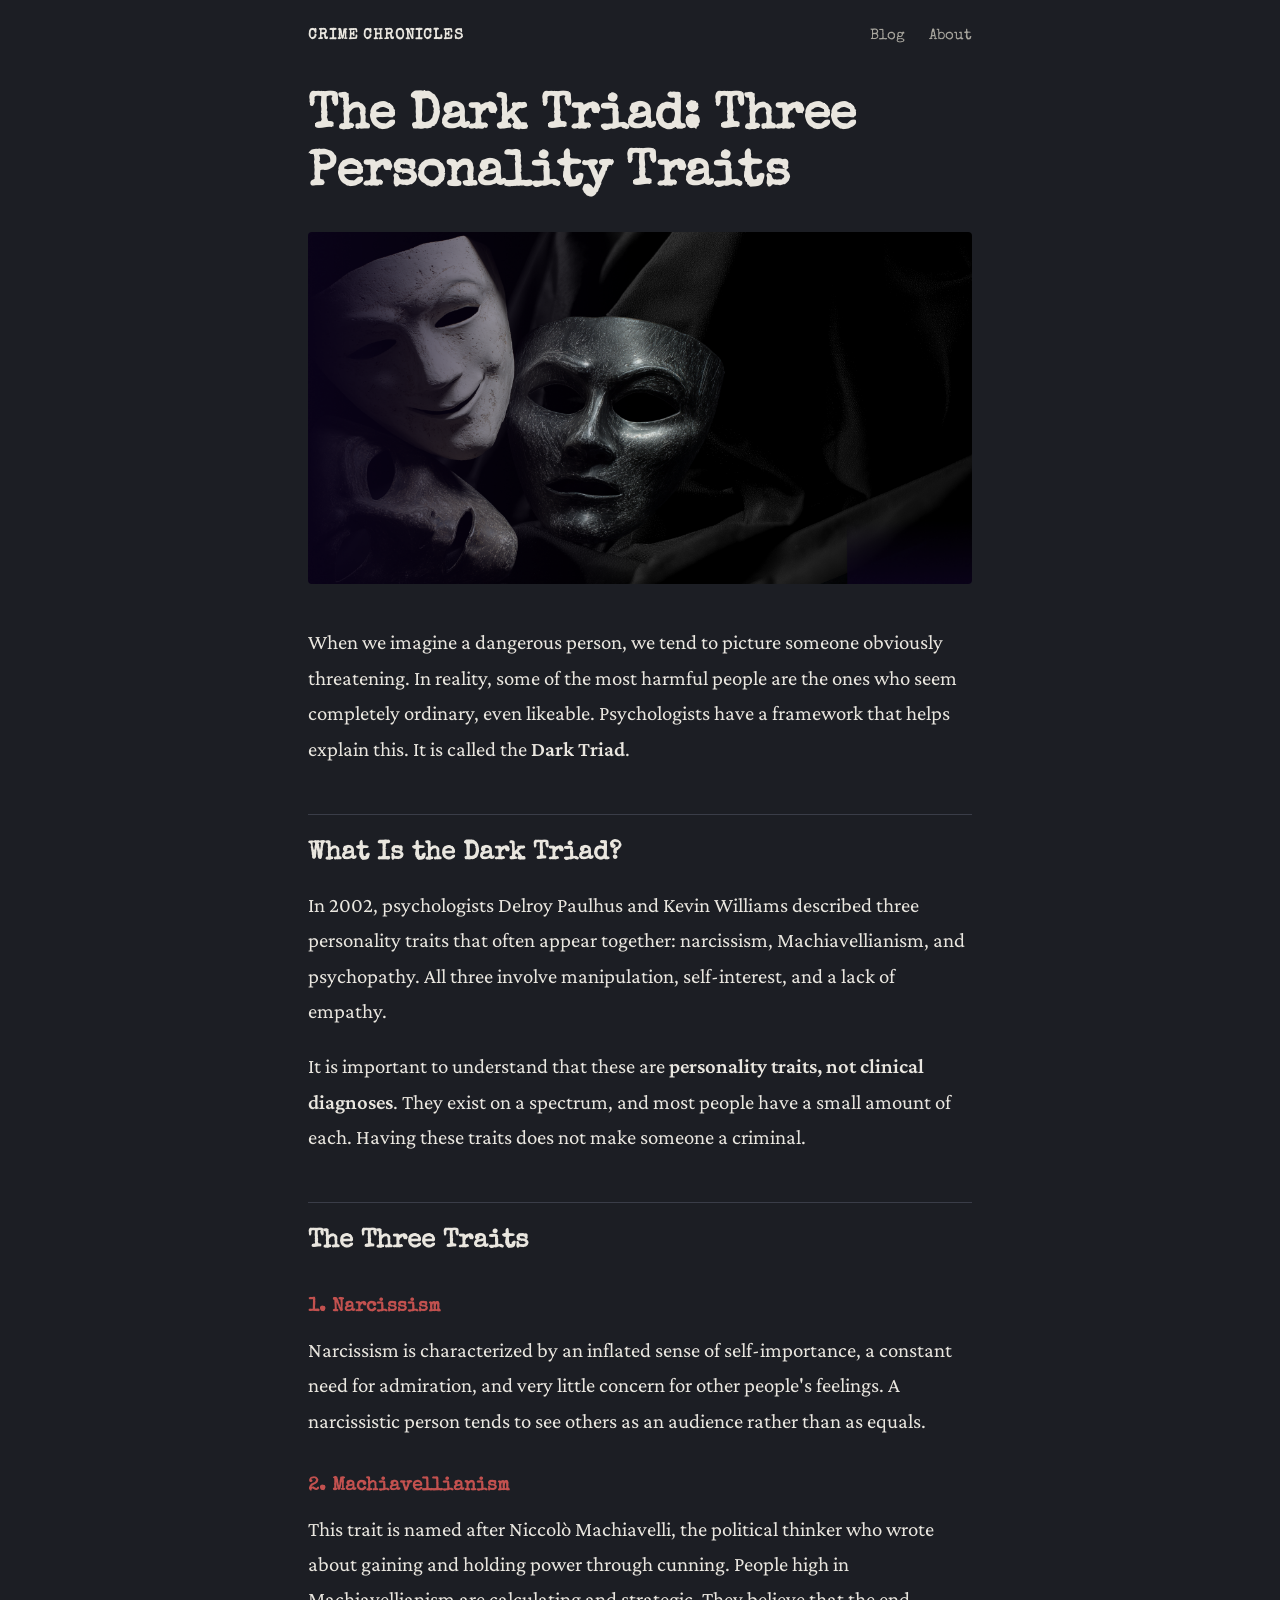
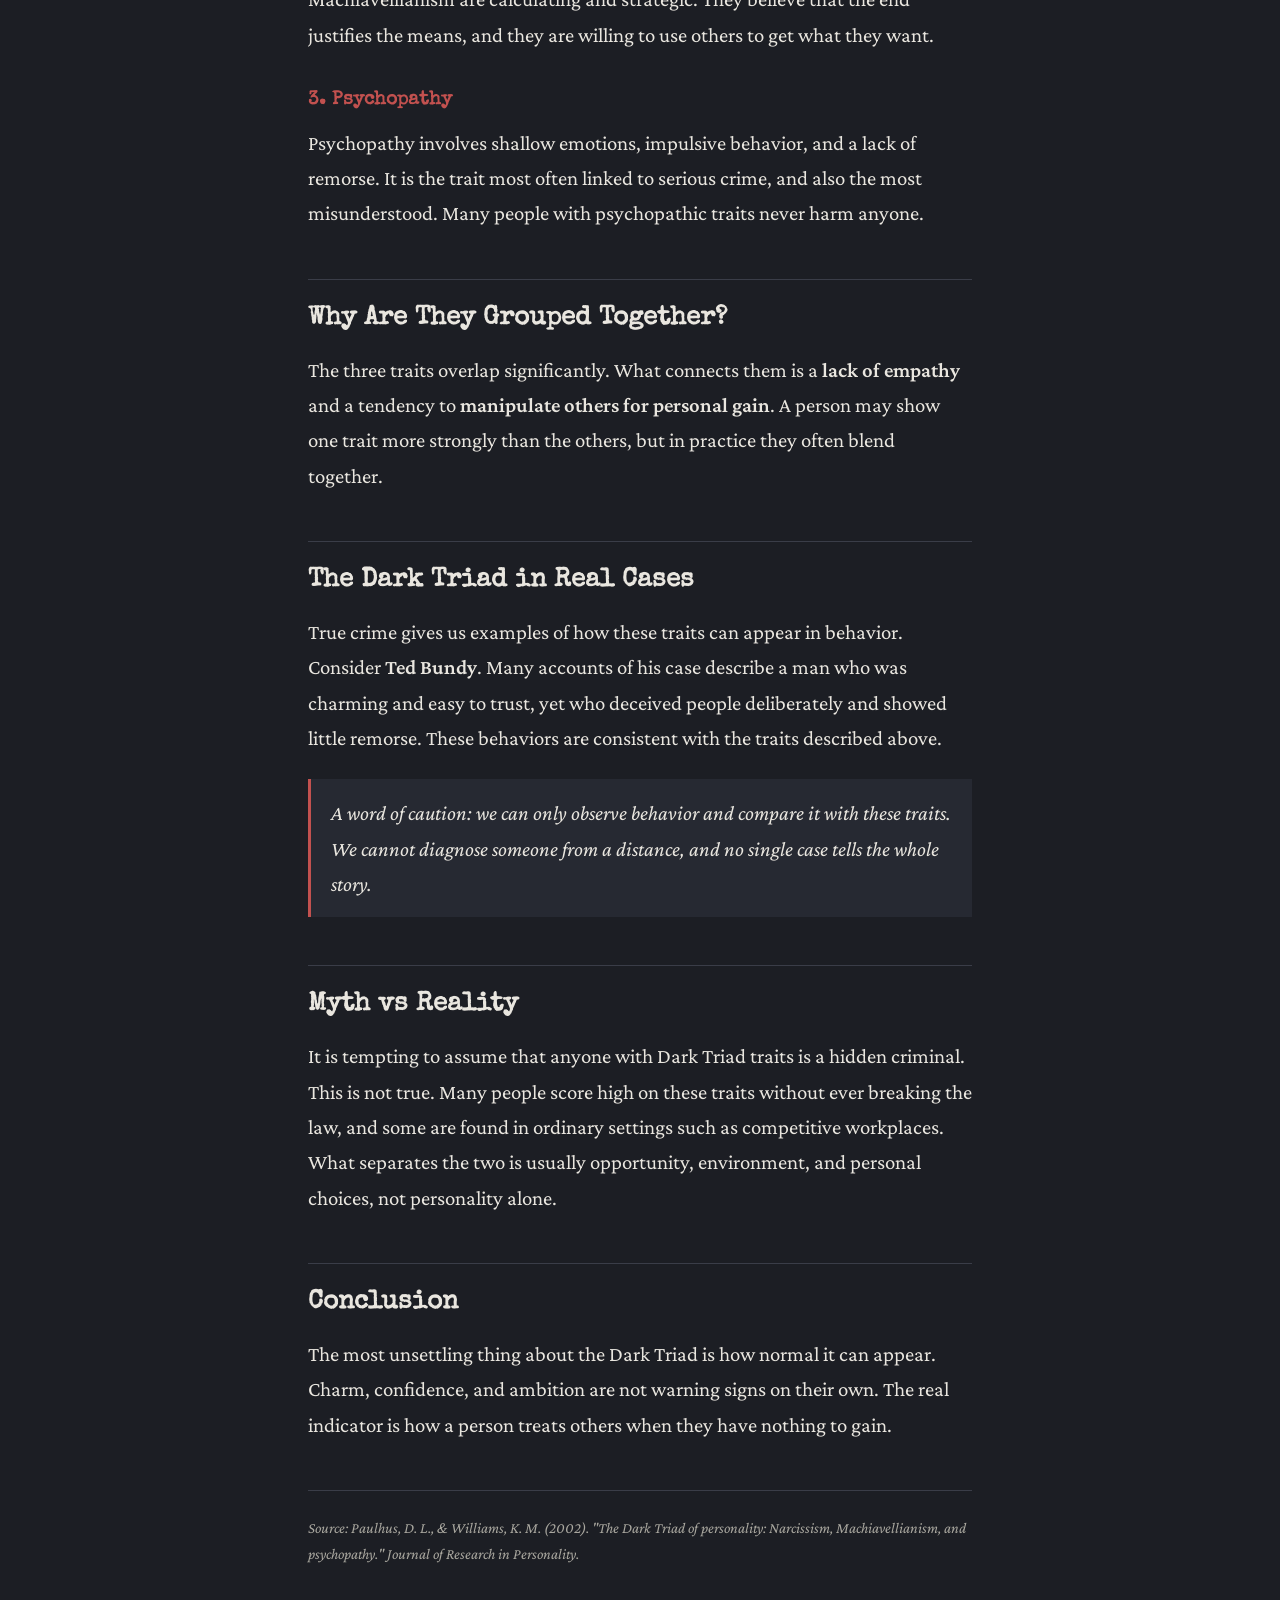
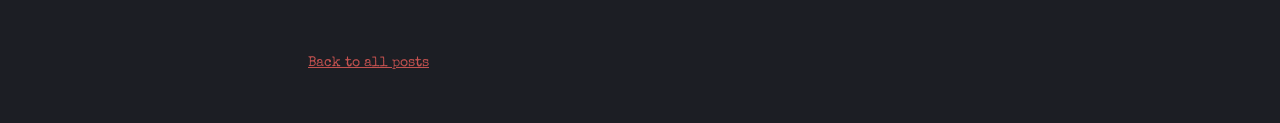
<file: posts/dark-triad (1).html>
<!DOCTYPE html>
<html lang="en">
<head>
  <meta charset="UTF-8">
  <meta name="viewport" content="width=device-width, initial-scale=1">
  <title>The Dark Triad: Three Personality Traits | Crime Chronicles</title>
  <meta name="description" content="Narcissism, Machiavellianism, and psychopathy: what the Dark Triad is, how the traits overlap, and why having them does not make someone a criminal.">
  <meta property="og:title" content="The Dark Triad: Three Personality Traits">
  <meta property="og:description" content="What the Dark Triad is, and why having these traits does not make someone a criminal.">
  <meta property="og:image" content="../dark-triad.png">

  <link rel="preconnect" href="https://fonts.googleapis.com">
  <link rel="preconnect" href="https://fonts.gstatic.com" crossorigin>
  <link href="https://fonts.googleapis.com/css2?family=Special+Elite&family=Crimson+Pro:ital,wght@0,400;0,600;1,400&display=swap" rel="stylesheet">

  <style>
    :root {
      --bg: #1c1e24;
      --surface: #262932;
      --text: #e9e6df;
      --muted: #a9a79f;
      --accent: #c2514f;
      --rule: #3a3d48;
    }

    * { box-sizing: border-box; }

    html { scroll-behavior: smooth; }

    body {
      margin: 0;
      background: var(--bg);
      color: var(--text);
      font-family: "Crimson Pro", Georgia, "Times New Roman", serif;
      font-size: 1.3rem;
      line-height: 1.7;
    }

    a { color: var(--accent); }
    a:focus-visible { outline: 3px solid var(--accent); outline-offset: 3px; }

    .site-header {
      max-width: 44rem;
      margin: 0 auto;
      padding: 1.5rem 1.25rem 0;
      display: flex;
      justify-content: space-between;
      align-items: baseline;
      font-family: "Special Elite", "Courier New", monospace;
      font-size: 0.95rem;
    }
    .site-header a { color: var(--text); text-decoration: none; font-weight: 700; }
    .site-header a:hover { color: var(--accent); }
    .site-header nav a { margin-left: 1.25rem; font-weight: 500; color: var(--muted); }
    .site-header .brand { letter-spacing: 0.06em; }

    main { max-width: 44rem; margin: 0 auto; padding: 2.5rem 1.25rem 4rem; }

    h1 {
      font-family: "Special Elite", "Courier New", monospace;
      font-size: clamp(2rem, 6vw, 3.1rem);
      line-height: 1.15;
      margin: 0 0 1.75rem;
      letter-spacing: -0.01em;
    }

    .hero { margin: 0 0 2.5rem; }
    .hero img {
      display: block;
      width: 100%;
      height: auto;
      max-height: 28rem;
      object-fit: cover;
      border-radius: 4px;
      background: var(--surface);
    }

    h2 {
      font-family: "Special Elite", "Courier New", monospace;
      font-size: 1.6rem;
      line-height: 1.25;
      margin: 3rem 0 1rem;
      padding-top: 1.5rem;
      border-top: 1px solid var(--rule);
    }

    h3 {
      font-family: "Special Elite", "Courier New", monospace;
      font-size: 1.2rem;
      margin: 2rem 0 0.5rem;
      color: var(--accent);
    }

    p { margin: 0 0 1.25rem; }
    strong { font-weight: 600; }

    .caution {
      border-left: 3px solid var(--accent);
      background: var(--surface);
      padding: 1rem 1.25rem;
      margin: 1.5rem 0;
      font-style: italic;
    }

    .source {
      margin-top: 3rem;
      padding-top: 1.5rem;
      border-top: 1px solid var(--rule);
      font-size: 0.95rem;
      color: var(--muted);
    }

    footer {
      max-width: 44rem;
      margin: 0 auto;
      padding: 0 1.25rem 3rem;
      font-family: "Special Elite", "Courier New", monospace;
      font-size: 0.9rem;
      color: var(--muted);
    }

    @media (prefers-reduced-motion: reduce) {
      html { scroll-behavior: auto; }
    }
  </style>
</head>
<body>

  <header class="site-header">
    <a class="brand" href="../index.html">CRIME CHRONICLES</a>
    <nav>
      <a href="../index.html#files">Blog</a>
      <a href="../index.html#about">About</a>
    </nav>
  </header>

  <main>
    <article>
      <h1>The Dark Triad: Three Personality Traits</h1>

      <figure class="hero">
        <img src="../dark-triad.png" alt="Three masks, one pale and smiling, one dark and expressionless, resting on black fabric" width="1049" height="557">
      </figure>

      <p>When we imagine a dangerous person, we tend to picture someone obviously threatening. In reality, some of the most harmful people are the ones who seem completely ordinary, even likeable. Psychologists have a framework that helps explain this. It is called the <strong>Dark Triad</strong>.</p>

      <h2>What Is the Dark Triad?</h2>
      <p>In 2002, psychologists Delroy Paulhus and Kevin Williams described three personality traits that often appear together: narcissism, Machiavellianism, and psychopathy. All three involve manipulation, self-interest, and a lack of empathy.</p>
      <p>It is important to understand that these are <strong>personality traits, not clinical diagnoses</strong>. They exist on a spectrum, and most people have a small amount of each. Having these traits does not make someone a criminal.</p>

      <h2>The Three Traits</h2>

      <h3>1. Narcissism</h3>
      <p>Narcissism is characterized by an inflated sense of self-importance, a constant need for admiration, and very little concern for other people's feelings. A narcissistic person tends to see others as an audience rather than as equals.</p>

      <h3>2. Machiavellianism</h3>
      <p>This trait is named after Niccolò Machiavelli, the political thinker who wrote about gaining and holding power through cunning. People high in Machiavellianism are calculating and strategic. They believe that the end justifies the means, and they are willing to use others to get what they want.</p>

      <h3>3. Psychopathy</h3>
      <p>Psychopathy involves shallow emotions, impulsive behavior, and a lack of remorse. It is the trait most often linked to serious crime, and also the most misunderstood. Many people with psychopathic traits never harm anyone.</p>

      <h2>Why Are They Grouped Together?</h2>
      <p>The three traits overlap significantly. What connects them is a <strong>lack of empathy</strong> and a tendency to <strong>manipulate others for personal gain</strong>. A person may show one trait more strongly than the others, but in practice they often blend together.</p>

      <h2>The Dark Triad in Real Cases</h2>
      <p>True crime gives us examples of how these traits can appear in behavior. Consider <strong>Ted Bundy</strong>. Many accounts of his case describe a man who was charming and easy to trust, yet who deceived people deliberately and showed little remorse. These behaviors are consistent with the traits described above.</p>
      <p class="caution">A word of caution: we can only observe behavior and compare it with these traits. We cannot diagnose someone from a distance, and no single case tells the whole story.</p>

      <h2>Myth vs Reality</h2>
      <p>It is tempting to assume that anyone with Dark Triad traits is a hidden criminal. This is not true. Many people score high on these traits without ever breaking the law, and some are found in ordinary settings such as competitive workplaces. What separates the two is usually opportunity, environment, and personal choices, not personality alone.</p>

      <h2>Conclusion</h2>
      <p>The most unsettling thing about the Dark Triad is how normal it can appear. Charm, confidence, and ambition are not warning signs on their own. The real indicator is how a person treats others when they have nothing to gain.</p>

      <p class="source"><em>Source: Paulhus, D. L., &amp; Williams, K. M. (2002). "The Dark Triad of personality: Narcissism, Machiavellianism, and psychopathy." Journal of Research in Personality.</em></p>
    </article>
  </main>

  <footer>
    <a href="../index.html#files">Back to all posts</a>
  </footer>

</body>
</html>
</file>
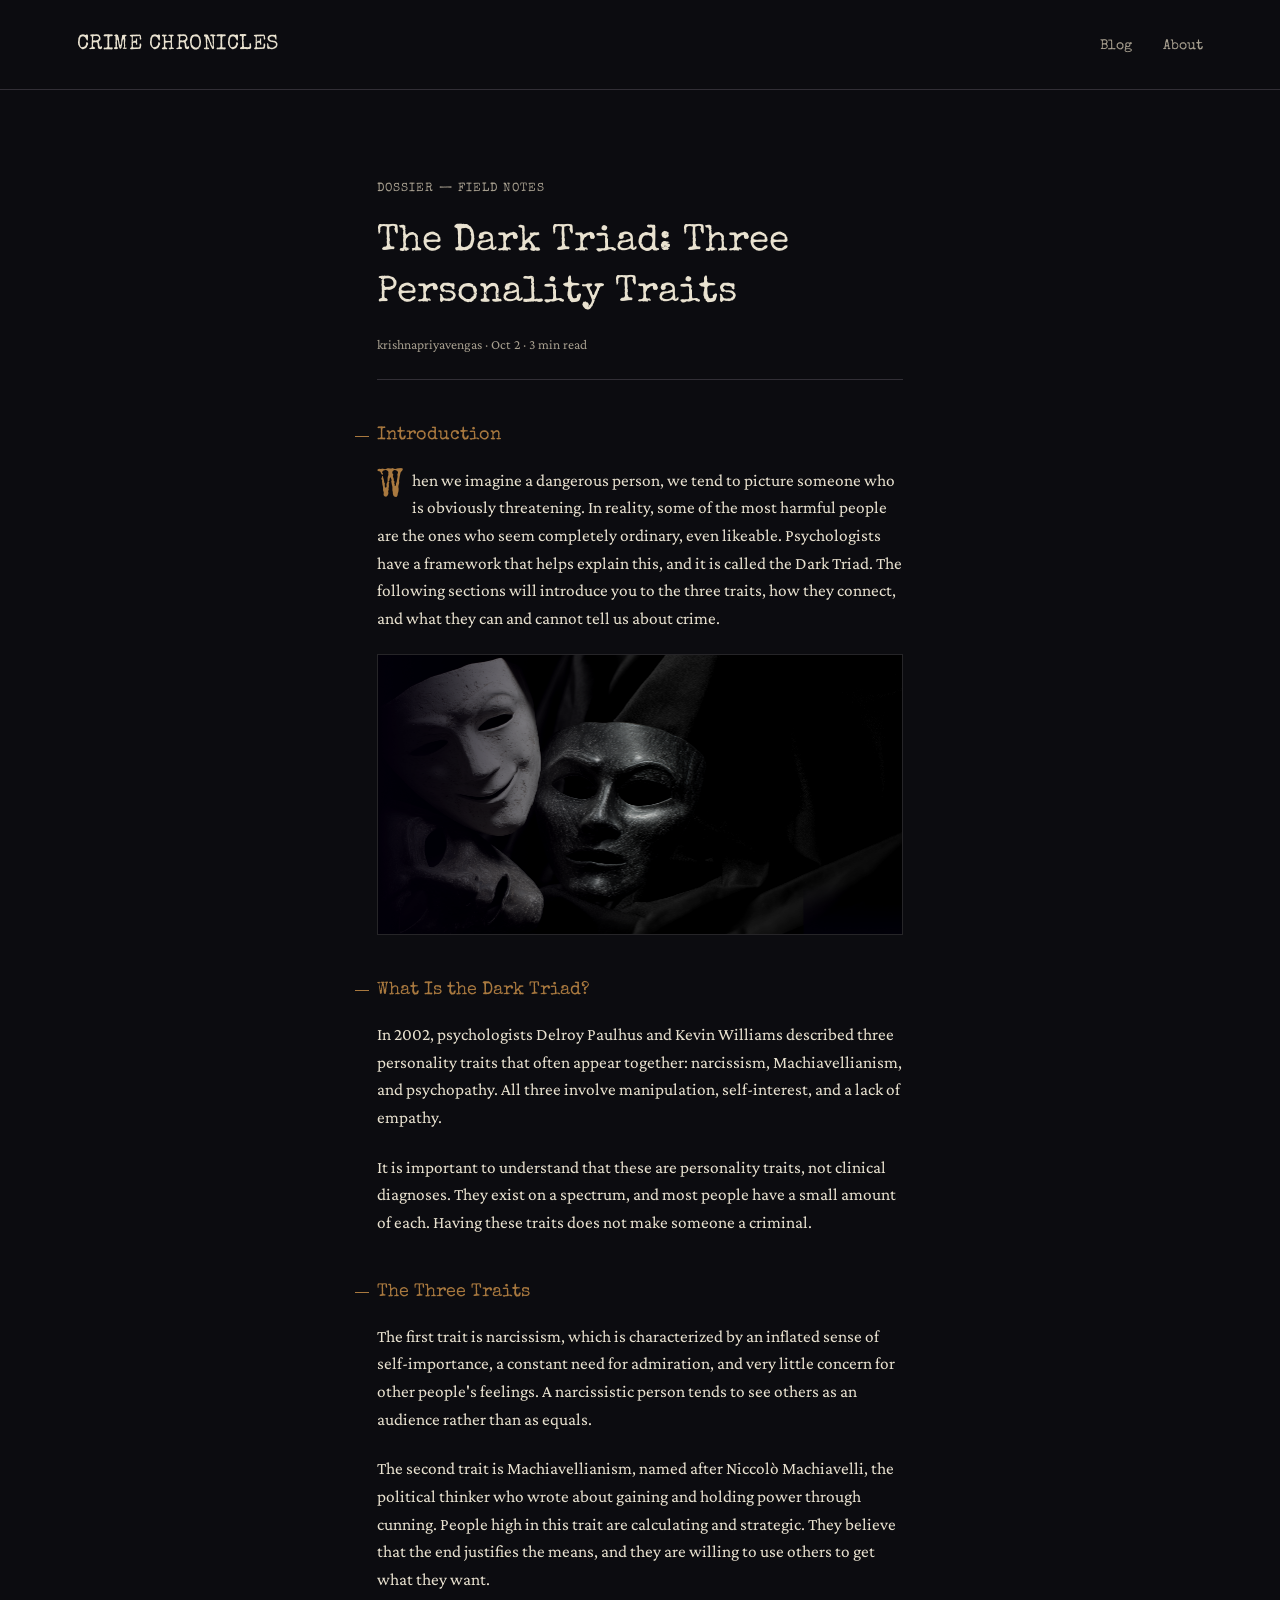
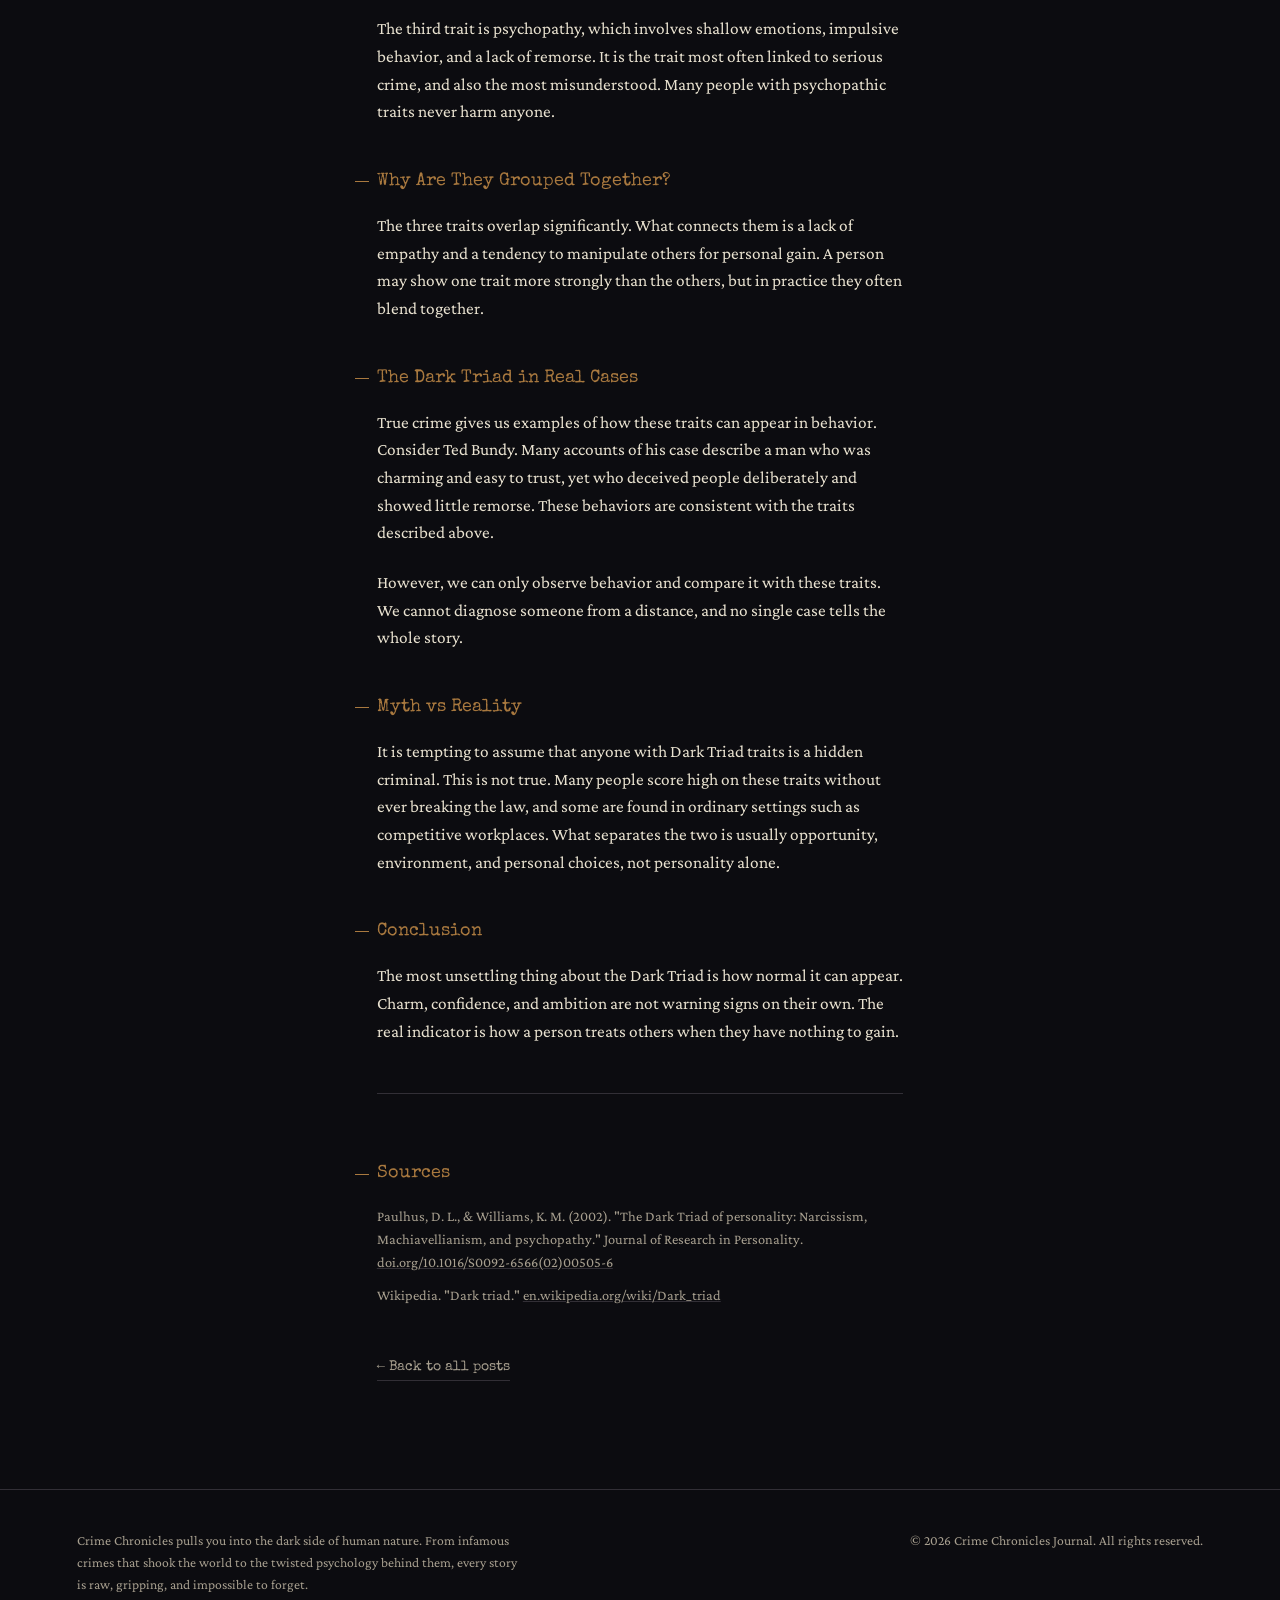
<file: posts/dark-triad.html>
<!DOCTYPE html>
<html lang="en">
<head>
<meta charset="UTF-8">
<meta name="viewport" content="width=device-width, initial-scale=1.0">
<title>The Dark Triad: Three Personality Traits — Crime Chronicles</title>
<link rel="preconnect" href="https://fonts.googleapis.com">
<link href="https://fonts.googleapis.com/css2?family=Special+Elite&family=Crimson+Pro:ital,wght@0,400;0,600;1,400&display=swap" rel="stylesheet">
<link rel="stylesheet" href="../style.css">
</head>
<body>

  <header>
    <a class="brand" href="../index.html">CRIME CHRONICLES</a>
    <nav>
      <a href="../index.html#files">Blog</a>
      <a href="../index.html#about">About</a>
    </nav>
  </header>

  <article class="article">
    <div class="tag">DOSSIER — FIELD NOTES</div>
    <h1>The Dark Triad: Three Personality Traits</h1>
    <p class="meta">krishnapriyavengas · Oct 2 · 3 min read</p>

    <h2>Introduction</h2>
    <p class="lede">When we imagine a dangerous person, we tend to picture someone who is obviously threatening. In reality, some of the most harmful people are the ones who seem completely ordinary, even likeable. Psychologists have a framework that helps explain this, and it is called the Dark Triad. The following sections will introduce you to the three traits, how they connect, and what they can and cannot tell us about crime.</p>

    <div class="article-image">
      <img src="../dark-triad.png" alt="Three masks, one pale and smiling, one dark and expressionless, resting on black fabric">
    </div>

    <h2>What Is the Dark Triad?</h2>
    <p>In 2002, psychologists Delroy Paulhus and Kevin Williams described three personality traits that often appear together: narcissism, Machiavellianism, and psychopathy. All three involve manipulation, self-interest, and a lack of empathy.</p>

    <p>It is important to understand that these are personality traits, not clinical diagnoses. They exist on a spectrum, and most people have a small amount of each. Having these traits does not make someone a criminal.</p>

    <h2>The Three Traits</h2>
    <p>The first trait is narcissism, which is characterized by an inflated sense of self-importance, a constant need for admiration, and very little concern for other people's feelings. A narcissistic person tends to see others as an audience rather than as equals.</p>

    <p>The second trait is Machiavellianism, named after Niccolò Machiavelli, the political thinker who wrote about gaining and holding power through cunning. People high in this trait are calculating and strategic. They believe that the end justifies the means, and they are willing to use others to get what they want.</p>

    <p>The third trait is psychopathy, which involves shallow emotions, impulsive behavior, and a lack of remorse. It is the trait most often linked to serious crime, and also the most misunderstood. Many people with psychopathic traits never harm anyone.</p>

    <h2>Why Are They Grouped Together?</h2>
    <p>The three traits overlap significantly. What connects them is a lack of empathy and a tendency to manipulate others for personal gain. A person may show one trait more strongly than the others, but in practice they often blend together.</p>

    <h2>The Dark Triad in Real Cases</h2>
    <p>True crime gives us examples of how these traits can appear in behavior. Consider Ted Bundy. Many accounts of his case describe a man who was charming and easy to trust, yet who deceived people deliberately and showed little remorse. These behaviors are consistent with the traits described above.</p>

    <p>However, we can only observe behavior and compare it with these traits. We cannot diagnose someone from a distance, and no single case tells the whole story.</p>

    <h2>Myth vs Reality</h2>
    <p>It is tempting to assume that anyone with Dark Triad traits is a hidden criminal. This is not true. Many people score high on these traits without ever breaking the law, and some are found in ordinary settings such as competitive workplaces. What separates the two is usually opportunity, environment, and personal choices, not personality alone.</p>

    <h2>Conclusion</h2>
    <p>The most unsettling thing about the Dark Triad is how normal it can appear. Charm, confidence, and ambition are not warning signs on their own. The real indicator is how a person treats others when they have nothing to gain.</p>

    <div class="sources">
      <h2>Sources</h2>
      <ul>
        <li>Paulhus, D. L., &amp; Williams, K. M. (2002). "The Dark Triad of personality: Narcissism, Machiavellianism, and psychopathy." Journal of Research in Personality. <a href="https://doi.org/10.1016/S0092-6566(02)00505-6">doi.org/10.1016/S0092-6566(02)00505-6</a></li>
        <li>Wikipedia. "Dark triad." <a href="https://en.wikipedia.org/wiki/Dark_triad">en.wikipedia.org/wiki/Dark_triad</a></li>
      </ul>
    </div>

    <a class="back-link" href="../index.html#files">← Back to all posts</a>
  </article>

  <footer>
    <p>Crime Chronicles pulls you into the dark side of human nature. From infamous crimes that shook the world to the twisted psychology behind them, every story is raw, gripping, and impossible to forget.</p>
    <p>&copy; 2026 Crime Chronicles Journal. All rights reserved.</p>
  </footer>

  <script src="../script.js"></script>

</body>
</html>
</file>
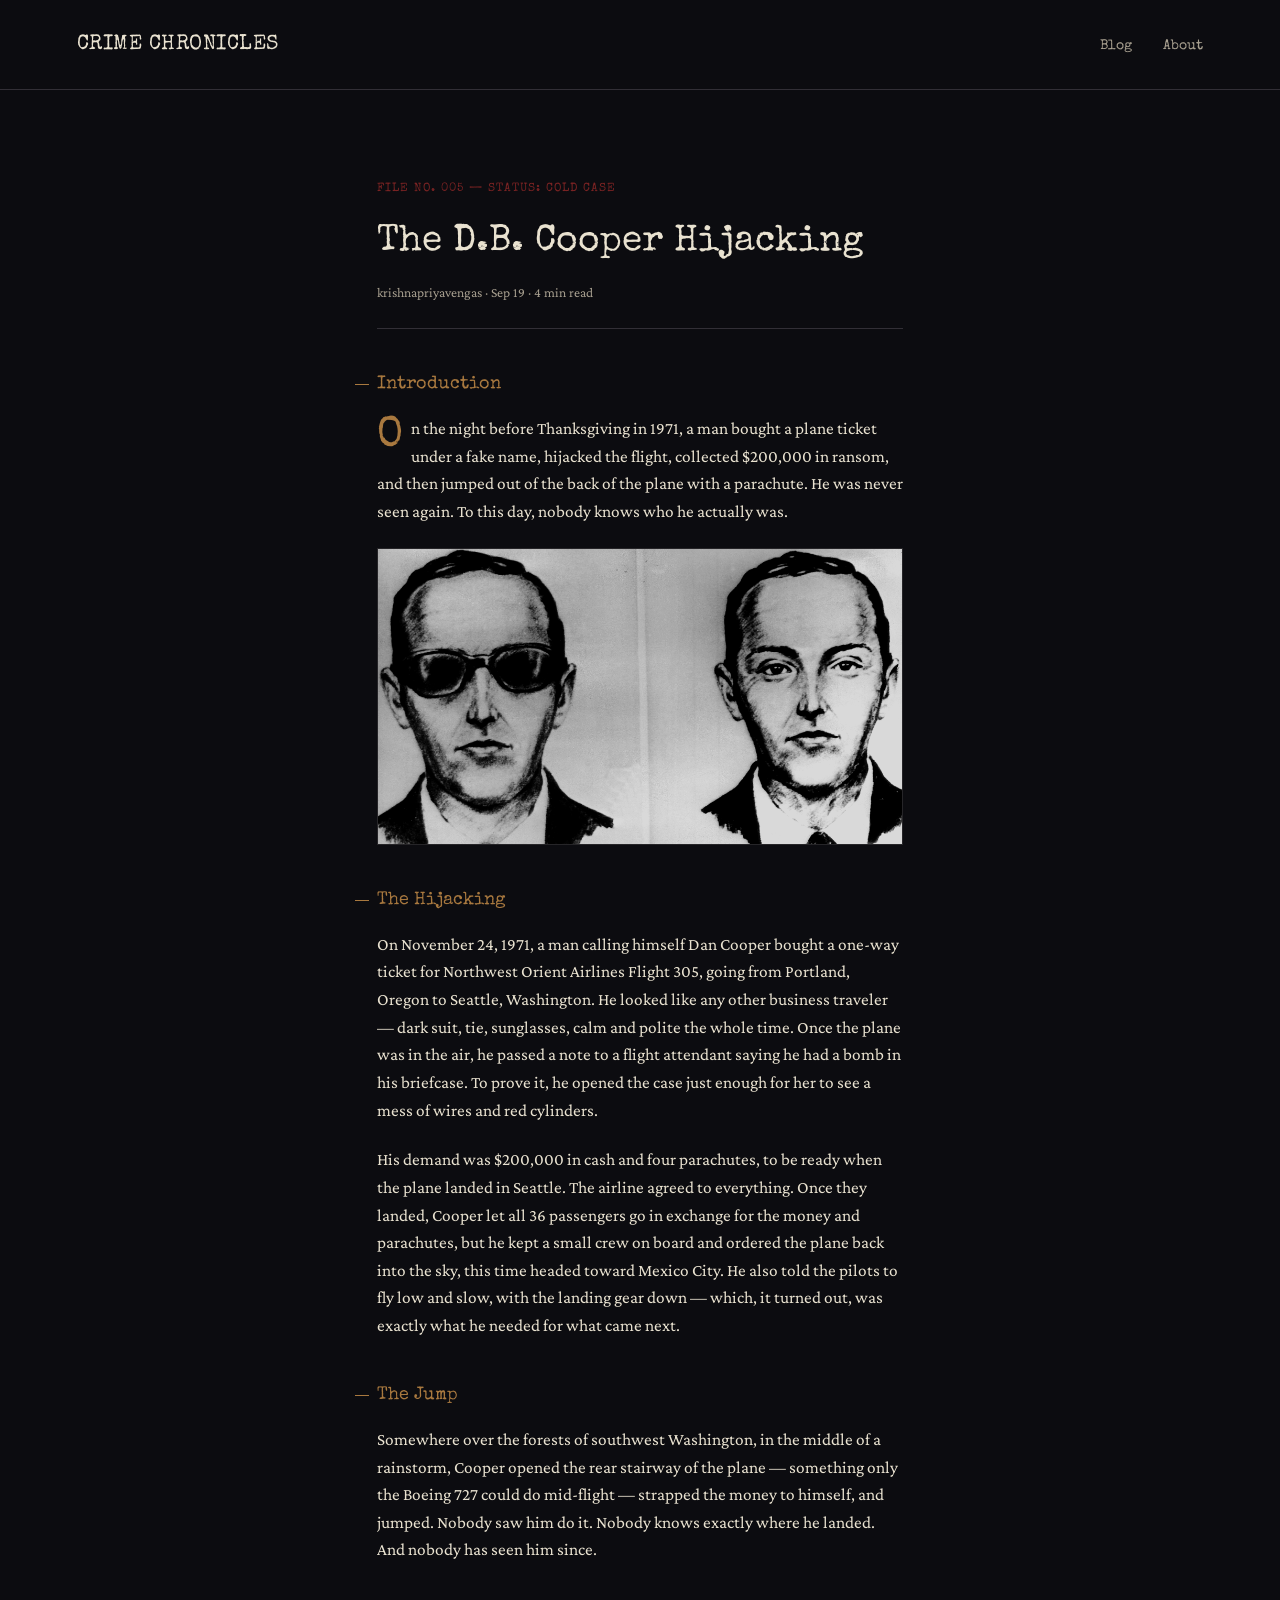
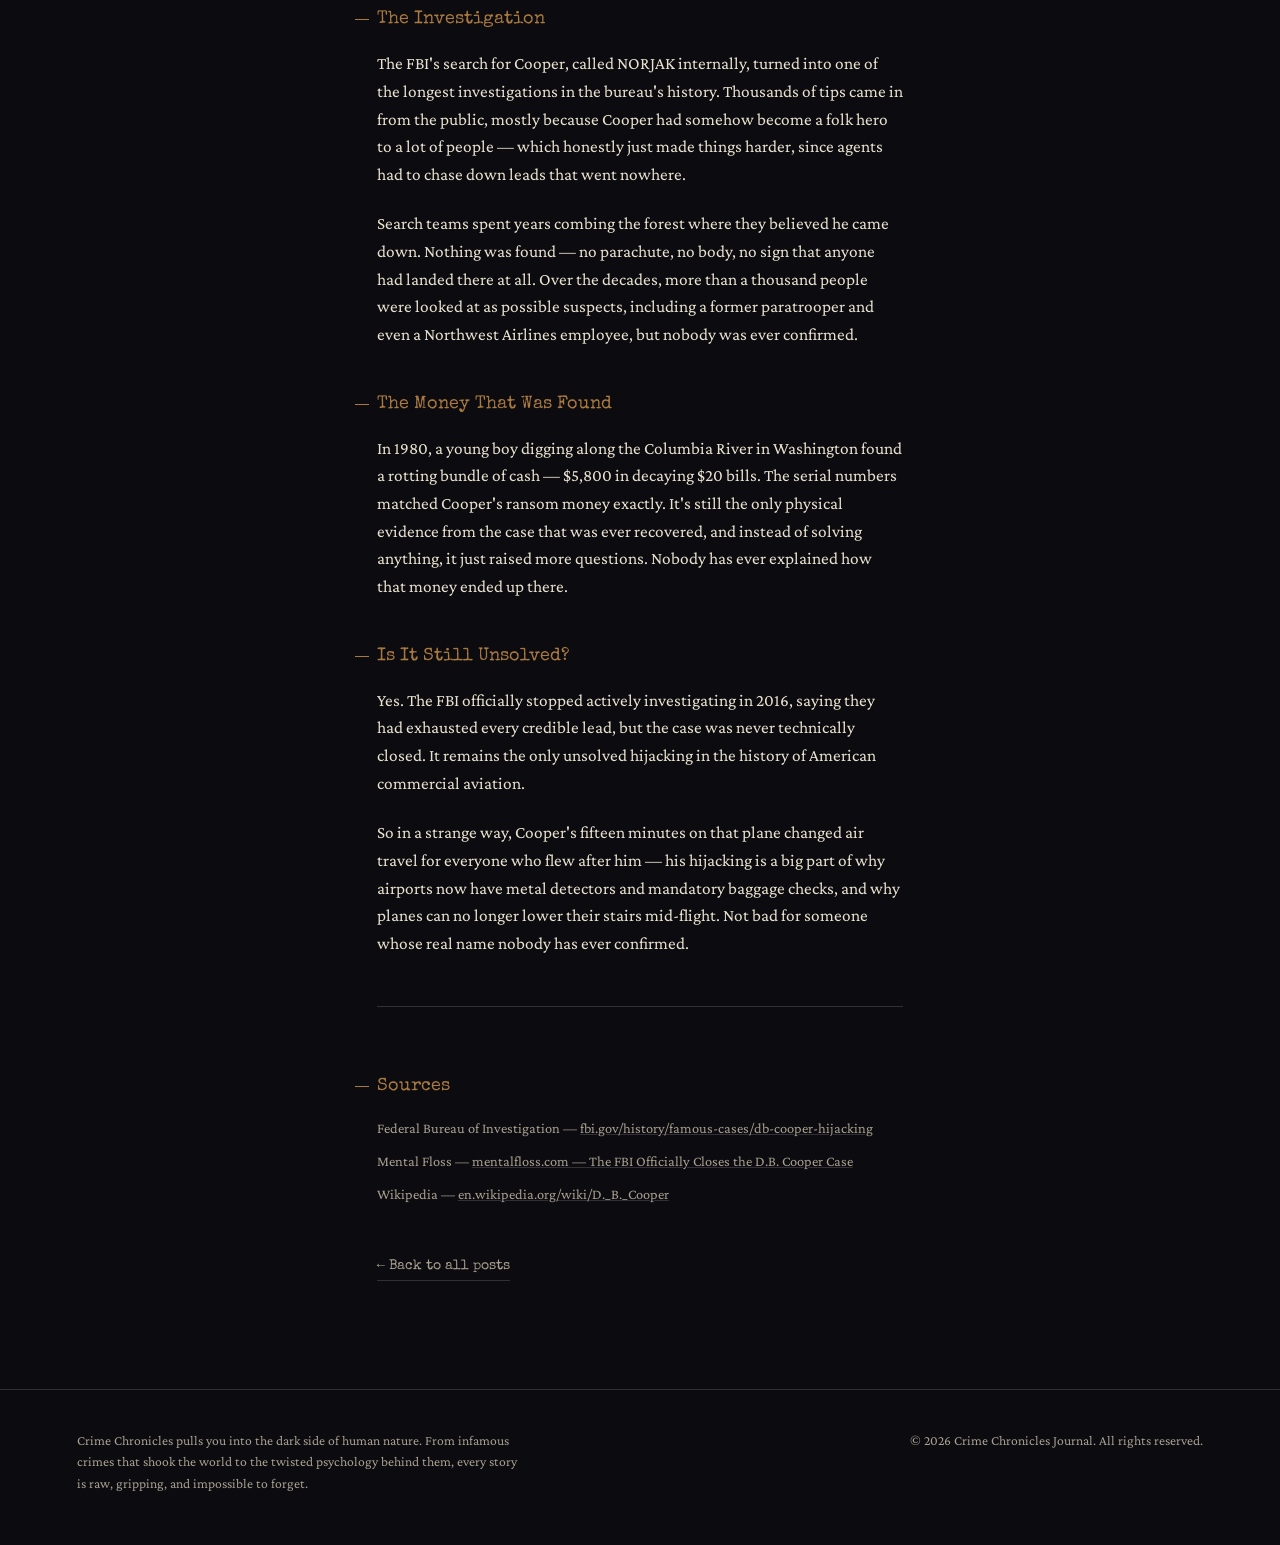
<file: posts/db-cooper.html>
<!DOCTYPE html>
<html lang="en">
<head>
<meta charset="UTF-8">
<meta name="viewport" content="width=device-width, initial-scale=1.0">
<title>The D.B. Cooper Hijacking — Crime Chronicles</title>
<link rel="preconnect" href="https://fonts.googleapis.com">
<link href="https://fonts.googleapis.com/css2?family=Special+Elite&family=Crimson+Pro:ital,wght@0,400;0,600;1,400&display=swap" rel="stylesheet">
<link rel="stylesheet" href="../style.css">
</head>
<body>

  <header>
    <a class="brand" href="../index.html">CRIME CHRONICLES</a>
    <nav>
      <a href="../index.html#files">Blog</a>
      <a href="../index.html#about">About</a>
    </nav>
  </header>

  <article class="article">
    <div class="tag status-cold">FILE NO. 005 — STATUS: COLD CASE</div>
    <h1>The D.B. Cooper Hijacking</h1>
    <p class="meta">krishnapriyavengas · Sep 19 · 4 min read</p>

    <h2>Introduction</h2>
    <p class="lede">On the night before Thanksgiving in 1971, a man bought a plane ticket under a fake name, hijacked the flight, collected $200,000 in ransom, and then jumped out of the back of the plane with a parachute. He was never seen again. To this day, nobody knows who he actually was.</p>

    <div class="article-image">
      <img src="../db-cooper-sketch.png" alt="FBI composite sketch of the hijacker known as D.B. Cooper">
    </div>

    <h2>The Hijacking</h2>
    <p>On November 24, 1971, a man calling himself Dan Cooper bought a one-way ticket for Northwest Orient Airlines Flight 305, going from Portland, Oregon to Seattle, Washington. He looked like any other business traveler — dark suit, tie, sunglasses, calm and polite the whole time. Once the plane was in the air, he passed a note to a flight attendant saying he had a bomb in his briefcase. To prove it, he opened the case just enough for her to see a mess of wires and red cylinders.</p>

    <p>His demand was $200,000 in cash and four parachutes, to be ready when the plane landed in Seattle. The airline agreed to everything. Once they landed, Cooper let all 36 passengers go in exchange for the money and parachutes, but he kept a small crew on board and ordered the plane back into the sky, this time headed toward Mexico City. He also told the pilots to fly low and slow, with the landing gear down — which, it turned out, was exactly what he needed for what came next.</p>

    <h2>The Jump</h2>
    <p>Somewhere over the forests of southwest Washington, in the middle of a rainstorm, Cooper opened the rear stairway of the plane — something only the Boeing 727 could do mid-flight — strapped the money to himself, and jumped. Nobody saw him do it. Nobody knows exactly where he landed. And nobody has seen him since.</p>


    <h2>The Investigation</h2>
    <p>The FBI's search for Cooper, called NORJAK internally, turned into one of the longest investigations in the bureau's history. Thousands of tips came in from the public, mostly because Cooper had somehow become a folk hero to a lot of people — which honestly just made things harder, since agents had to chase down leads that went nowhere.</p>

    <p>Search teams spent years combing the forest where they believed he came down. Nothing was found — no parachute, no body, no sign that anyone had landed there at all. Over the decades, more than a thousand people were looked at as possible suspects, including a former paratrooper and even a Northwest Airlines employee, but nobody was ever confirmed.</p>

    <h2>The Money That Was Found</h2>
    <p>In 1980, a young boy digging along the Columbia River in Washington found a rotting bundle of cash — $5,800 in decaying $20 bills. The serial numbers matched Cooper's ransom money exactly. It's still the only physical evidence from the case that was ever recovered, and instead of solving anything, it just raised more questions. Nobody has ever explained how that money ended up there.</p>

    <h2>Is It Still Unsolved?</h2>
    <p>Yes. The FBI officially stopped actively investigating in 2016, saying they had exhausted every credible lead, but the case was never technically closed. It remains the only unsolved hijacking in the history of American commercial aviation.</p>

    <p>So in a strange way, Cooper's fifteen minutes on that plane changed air travel for everyone who flew after him — his hijacking is a big part of why airports now have metal detectors and mandatory baggage checks, and why planes can no longer lower their stairs mid-flight. Not bad for someone whose real name nobody has ever confirmed.</p>

    <div class="sources">
      <h2>Sources</h2>
      <ul>
        <li>Federal Bureau of Investigation — <a href="https://www.fbi.gov/history/famous-cases/db-cooper-hijacking">fbi.gov/history/famous-cases/db-cooper-hijacking</a></li>
        <li>Mental Floss — <a href="https://www.mentalfloss.com/article/83050/fbi-officially-closes-db-cooper-case">mentalfloss.com — The FBI Officially Closes the D.B. Cooper Case</a></li>
        <li>Wikipedia — <a href="https://en.wikipedia.org/wiki/D._B._Cooper">en.wikipedia.org/wiki/D._B._Cooper</a></li>
      </ul>
    </div>

    <a class="back-link" href="../index.html#files">← Back to all posts</a>
  </article>

  <footer>
    <p>Crime Chronicles pulls you into the dark side of human nature. From infamous crimes that shook the world to the twisted psychology behind them, every story is raw, gripping, and impossible to forget.</p>
    <p>&copy; 2026 Crime Chronicles Journal. All rights reserved.</p>
  </footer>

  <script src="../script.js"></script>

</body>
</html>
</file>
<file: style.css>
/* =========================================================
   Crime Chronicles — shared stylesheet
   One file, used by index.html and every page inside /posts/.
   Change something here and the whole site updates.
========================================================= */

:root {
  --void: #0c0c10;
  --panel: #17151a;
  --panel-raised: #201d24;
  --paper: #e9e2d0;
  --paper-dim: #a79f8f;
  --blood: #7a2323;
  --amber: #a9793f;
  --line: #322f36;

  --font-display: 'Special Elite', monospace;
  --font-body: 'Crimson Pro', serif;
}

* { box-sizing: border-box; }
html { scroll-behavior: smooth; }

body {
  margin: 0;
  background: var(--void);
  color: var(--paper);
  font-family: var(--font-body);
  line-height: 1.6;
  overflow-x: hidden;
  position: relative;
}

/* Ambient "failing bulb" flicker. Slow and low-contrast on
   purpose — fast strobing can genuinely bother people. Off
   entirely for visitors who prefer reduced motion. */
body::before {
  content: "";
  position: fixed;
  inset: 0;
  background: #000;
  opacity: 0;
  pointer-events: none;
  mix-blend-mode: multiply;
  z-index: 50;
}
@media (prefers-reduced-motion: no-preference) {
  body::before { animation: bulb-flicker 7s ease-in-out infinite; }
}
@keyframes bulb-flicker {
  0%, 92%, 100% { opacity: 0; }
  94% { opacity: 0.12; }
  96% { opacity: 0.02; }
  98% { opacity: 0.16; }
}

a { color: inherit; }
a:focus-visible, button:focus-visible {
  outline: 2px solid var(--amber);
  outline-offset: 3px;
}

/* ---------- Header / nav ---------- */
header {
  display: flex;
  justify-content: space-between;
  align-items: center;
  padding: 28px 6vw;
  border-bottom: 1px solid var(--line);
  position: relative;
  z-index: 2;
}
.brand { font-family: var(--font-display); font-size: 1.3rem; letter-spacing: 0.5px; text-decoration: none; }
nav a {
  font-family: var(--font-display);
  text-decoration: none;
  color: var(--paper-dim);
  margin-left: 28px;
  font-size: 0.85rem;
  transition: color 0.2s ease;
}
nav a:hover { color: var(--amber); }

/* ---------- Hero (homepage only) ---------- */
.hero { position: relative; padding: 14vh 6vw 12vh; overflow: hidden; z-index: 1; }
.hero-content { position: relative; z-index: 1; max-width: 720px; }
.fog { position: absolute; border-radius: 50%; filter: blur(60px); pointer-events: none; z-index: -1; }
.fog-a { width: 480px; height: 480px; top: -140px; left: -80px; background: radial-gradient(circle, rgba(122,35,35,0.18), transparent 70%); }
.fog-b { width: 560px; height: 560px; top: 15%; left: 38%; background: radial-gradient(circle, rgba(169,121,63,0.10), transparent 70%); }
.fog-c { width: 520px; height: 520px; top: 5%; right: -140px; background: radial-gradient(circle, rgba(169,121,63,0.14), transparent 70%); }
@media (prefers-reduced-motion: no-preference) {
  .fog-a { animation: drift-a 26s ease-in-out infinite alternate; }
  .fog-b { animation: drift-b 32s ease-in-out infinite alternate; }
  .fog-c { animation: drift-c 29s ease-in-out infinite alternate; }
}
@keyframes drift-a { from { transform: translate(0,0) scale(1); } to { transform: translate(60px,40px) scale(1.15); } }
@keyframes drift-b { from { transform: translate(0,0) scale(1); } to { transform: translate(-50px,30px) scale(0.9); } }
@keyframes drift-c { from { transform: translate(0,0) scale(1); } to { transform: translate(-60px,50px) scale(1.1); } }

.hero p.kicker { font-family: var(--font-display); color: var(--amber); font-size: 0.85rem; margin: 0 0 18px; }
.hero h1 { font-family: var(--font-display); font-size: clamp(1.8rem,4vw,2.8rem); line-height: 1.4; margin: 0 0 20px; font-weight: normal; }

/* Text wraps normally now — the typing effect itself is done
   in script.js by revealing real characters, not by animating
   a fixed width. That's what fixes long headlines getting cut
   off at the edge of the window instead of wrapping. */
.type-line { display: inline; }

.cursor { display: inline-block; width: 0.55ch; background: var(--amber); margin-left: 2px; }
@media (prefers-reduced-motion: no-preference) {
  .cursor { animation: blink 1s steps(1) infinite; }
}
@keyframes blink { 50% { opacity: 0; } }

.hero p.sub { color: var(--paper-dim); font-size: 1.05rem; max-width: 60ch; }
/* Only hidden-then-revealed when JS turns on the typing
   animation (see script.js). Without JS, or with reduced
   motion, this rule never applies and the text just shows. */
.hero.hero-animate p.sub { opacity: 0; transform: translateY(6px); }
.hero.hero-animate p.sub.is-visible {
  opacity: 1;
  transform: translateY(0);
  transition: opacity 0.6s ease, transform 0.6s ease;
}

/* ---------- Case file grid (homepage) ---------- */
.files {
  padding: 0 6vw 10vh;
  display: grid;
  grid-template-columns: repeat(2, 1fr);
  gap: 2px;
  border: 1px solid var(--line);
  position: relative;
  z-index: 1;

  /* Moody textured backdrop: a dark vignette over a film-grain
     texture, made with CSS/SVG rather than a photo — nothing
     external to host, and it matches the palette exactly. */
  background-color: var(--line);
  background-image:
    radial-gradient(ellipse at 50% 20%, rgba(0,0,0,0) 0%, rgba(0,0,0,0.55) 70%, rgba(0,0,0,0.85) 100%),
    linear-gradient(180deg, rgba(12,12,16,0.35), rgba(12,12,16,0.9)),
    url("data:image/svg+xml,%3Csvg xmlns='http://www.w3.org/2000/svg' width='240' height='240'%3E%3Cfilter id='n'%3E%3CfeTurbulence type='fractalNoise' baseFrequency='0.85' numOctaves='3' stitchTiles='stitch'/%3E%3CfeColorMatrix type='saturate' values='0'/%3E%3C/filter%3E%3Crect width='100%25' height='100%25' filter='url(%23n)'/%3E%3C/svg%3E");
  background-size: cover, cover, 240px 240px;
  background-blend-mode: normal, multiply, overlay;
}
@media (max-width: 720px) { .files { grid-template-columns: 1fr; } }

.file {
  background: rgba(23, 21, 26, 0.82);
  padding: 36px;
  text-decoration: none;
  color: inherit;
  display: block;
  position: relative;
  transition: transform 0.35s ease, background 0.25s ease;
}
.file:hover { background: rgba(32, 29, 36, 0.92); transform: translateY(-5px); }

.file::after {
  content: "";
  position: absolute;
  top: 14px; right: 14px;
  width: 9px; height: 9px;
  border-radius: 50%;
  background: var(--blood);
  opacity: 0;
  transform: scale(0.5);
  transition: opacity 0.25s ease, transform 0.25s ease;
}
.file:hover::after { opacity: 1; transform: scale(1); }

.file .tag { font-family: var(--font-display); font-size: 0.72rem; letter-spacing: 1px; color: var(--paper-dim); margin-bottom: 14px; }
.file .tag.status-cold { color: var(--blood); }
.file .tag.status-digital { color: var(--amber); }
.file h2 { font-family: var(--font-display); font-size: 1.15rem; margin: 0 0 12px; font-weight: normal; position: relative; display: inline-block; }

.files.reveal-ready .file { opacity: 0; transform: translateY(24px); }
.files.reveal-ready .file h2::before {
  content: "";
  position: absolute;
  inset: 0;
  background: var(--paper-dim);
  transform-origin: left;
}
.files.reveal-ready .file.is-visible { opacity: 1; transform: translateY(0); transition: opacity 0.5s ease, transform 0.5s ease; }
.files.reveal-ready .file.is-visible h2::before { animation: redact-slide 0.5s ease forwards 0.15s; }
@keyframes redact-slide { to { transform: scaleX(0); } }

.file p { color: var(--paper-dim); font-size: 0.95rem; margin: 0; max-width: 42ch; }

/* ---------- Article pages (posts/*.html) ---------- */
.article { max-width: 680px; margin: 0 auto; padding: 10vh 6vw 12vh; }
.article .tag { font-family: var(--font-display); font-size: 0.72rem; letter-spacing: 1px; color: var(--paper-dim); margin-bottom: 18px; }
.article .tag.status-cold { color: var(--blood); }
.article .tag.status-digital { color: var(--amber); }
.article h1 {
  font-family: var(--font-display);
  font-size: clamp(1.6rem, 3.4vw, 2.3rem);
  line-height: 1.4;
  font-weight: normal;
  margin: 0 0 14px;
}
.article .meta { color: var(--paper-dim); font-size: 0.85rem; margin: 0 0 40px; border-bottom: 1px solid var(--line); padding-bottom: 24px; }
.article h2 {
  font-family: var(--font-display);
  font-size: 1.1rem;
  font-weight: normal;
  color: var(--amber);
  margin: 42px 0 16px;
}
.article p { font-size: 1.08rem; margin: 0 0 22px; max-width: 66ch; }
.article p.lede::first-letter {
  font-family: var(--font-display);
  font-size: 2.6rem;
  float: left;
  line-height: 0.85;
  padding: 4px 8px 0 0;
  color: var(--amber);
}

/* Sources list at the bottom of each post */
.sources { margin-top: 48px; padding-top: 24px; border-top: 1px solid var(--line); }
.sources ul { list-style: none; padding: 0; margin: 0; }
.sources li { margin-bottom: 10px; font-size: 0.9rem; color: var(--paper-dim); word-break: break-word; }
.sources a { color: var(--paper-dim); text-decoration: underline; text-decoration-color: var(--line); }
.sources a:hover { color: var(--amber); }

.back-link {
  display: inline-block;
  margin-top: 40px;
  font-family: var(--font-display);
  font-size: 0.85rem;
  color: var(--paper-dim);
  text-decoration: none;
  border-bottom: 1px solid var(--line);
  padding-bottom: 2px;
  transition: color 0.2s ease, border-color 0.2s ease;
}
.back-link:hover { color: var(--amber); border-color: var(--amber); }

/* ---------- Footer ---------- */
footer {
  padding: 40px 6vw 50px;
  border-top: 1px solid var(--line);
  color: var(--paper-dim);
  font-size: 0.85rem;
  display: flex;
  justify-content: space-between;
  flex-wrap: wrap;
  gap: 10px;
  position: relative;
  z-index: 1;
}
footer p { margin: 0; max-width: 55ch; }

/* =========================================================
   ANIMATED / MOVING ELEMENTS
   Added site-wide. Every block here is wrapped in a
   "prefers-reduced-motion" check or is switched on by JS
   only after that same check passes.
========================================================= */

/* ---------- Header condenses once you scroll ---------- */
header {
  position: sticky;
  top: 0;
  background: rgba(12, 12, 16, 0.75);
  transition: padding 0.3s ease, background 0.3s ease, backdrop-filter 0.3s ease;
}
header.scrolled {
  padding-top: 14px;
  padding-bottom: 14px;
  background: rgba(12, 12, 16, 0.92);
  backdrop-filter: blur(8px);
}

/* Nav links get an underline that sweeps in from the left */
nav a { position: relative; }
nav a::after {
  content: "";
  position: absolute;
  left: 0;
  bottom: -5px;
  height: 1px;
  width: 100%;
  background: var(--amber);
  transform: scaleX(0);
  transform-origin: right;
  transition: transform 0.3s ease;
}
nav a:hover::after { transform: scaleX(1); transform-origin: left; }

/* Brand flickers gently on hover, like a bad neon sign */
.brand { transition: color 0.2s ease; }
@media (prefers-reduced-motion: no-preference) {
  .brand:hover { animation: neon-stutter 0.5s steps(1) 1; }
}
@keyframes neon-stutter {
  0%, 100% { color: var(--paper); }
  20% { color: var(--blood); }
  40% { color: var(--paper-dim); }
  60% { color: var(--blood); }
}

/* ---------- Reading progress bar (article pages) ---------- */
.progress-bar {
  position: fixed;
  top: 0;
  left: 0;
  height: 2px;
  width: 100%;
  background: var(--amber);
  transform: scaleX(0);
  transform-origin: left;
  z-index: 60;
}

/* ---------- Back to top button ---------- */
.to-top {
  position: fixed;
  right: 24px;
  bottom: 24px;
  width: 42px;
  height: 42px;
  border-radius: 50%;
  border: 1px solid var(--line);
  background: rgba(23, 21, 26, 0.9);
  color: var(--paper-dim);
  font-size: 1.1rem;
  cursor: pointer;
  opacity: 0;
  transform: translateY(14px);
  pointer-events: none;
  transition: opacity 0.3s ease, transform 0.3s ease, color 0.2s ease, border-color 0.2s ease;
  z-index: 55;
}
.to-top.visible { opacity: 1; transform: translateY(0); pointer-events: auto; }
.to-top:hover { color: var(--amber); border-color: var(--amber); }

/* ---------- Floating dust motes ---------- */
.dust {
  position: fixed;
  inset: 0;
  pointer-events: none;
  overflow: hidden;
  z-index: 40;
}
.dust span {
  position: absolute;
  bottom: -10px;
  border-radius: 50%;
  background: var(--paper);
  animation-name: float-up;
  animation-timing-function: linear;
  animation-iteration-count: infinite;
}
@keyframes float-up {
  0%   { transform: translate(0, 0); }
  50%  { transform: translate(24px, -50vh); }
  100% { transform: translate(-16px, -102vh); }
}

/* ---------- Article text reveals on scroll ---------- */
.article.reveal-ready h2,
.article.reveal-ready p,
.article.reveal-ready .sources,
.article.reveal-ready .back-link {
  opacity: 0;
  transform: translateY(18px);
}
.article.reveal-ready .is-visible {
  opacity: 1;
  transform: translateY(0);
  transition: opacity 0.6s ease, transform 0.6s ease;
}

/* Each article heading draws a short amber rule beside it */
.article h2 { position: relative; padding-left: 0; }
.article h2::before {
  content: "";
  position: absolute;
  left: -22px;
  top: 0.75em;
  width: 14px;
  height: 1px;
  background: var(--amber);
  transform: scaleX(0);
  transform-origin: left;
}
.article.reveal-ready h2.is-visible::before {
  animation: rule-draw 0.5s ease forwards 0.3s;
}
@keyframes rule-draw { to { transform: scaleX(1); } }
@media (max-width: 760px) {
  .article h2::before { display: none; }
}

/* ---------- Case cards: slow drift on the whole grid ---------- */
@media (prefers-reduced-motion: no-preference) {
  .files { background-position: center, center, 0 0; animation: grain-shift 24s steps(8) infinite; }
}
@keyframes grain-shift {
  0%   { background-position: center, center, 0 0; }
  100% { background-position: center, center, 240px 240px; }
}

/* ---------- Footer text fades up when it enters view ---------- */
footer p { transition: opacity 0.6s ease; }

/* =========================================================
   IMAGES
   Pulled in from the Wix site's own media library, so
   nothing new is generated — just referenced from where
   Wix is already hosting them. A grayscale/darken filter
   keeps every photo consistent with the site's palette
   instead of clashing with it in full color.
========================================================= */

/* ---------- Homepage hero photo ---------- */
.hero-image-wrap { position: absolute; inset: 0; z-index: -3; overflow: hidden; }
.hero-image { width: 100%; height: 100%; object-fit: cover; filter: grayscale(55%) brightness(0.35) contrast(1.1); }
.hero-scrim { position: absolute; inset: 0; z-index: -2; background: linear-gradient(180deg, rgba(12,12,16,0.35), rgba(12,12,16,0.95) 85%); }

/* ---------- Case card thumbnails ---------- */
.file { padding: 0; }
.file-image-wrap { width: 100%; height: 170px; overflow: hidden; }
.file-image {
  width: 100%; height: 100%; object-fit: cover; display: block;
  filter: grayscale(55%) contrast(1.05) brightness(0.8);
  transition: filter 0.4s ease, transform 0.5s ease;
}
.file:hover .file-image { filter: grayscale(15%) brightness(0.95); transform: scale(1.05); }
.file-content { padding: 28px 36px 36px; }

/* ---------- In-article photos ---------- */
.article-image { margin: 0 0 30px; }
.article-image img {
  width: 100%;
  display: block;
  border: 1px solid var(--line);
  filter: grayscale(45%) contrast(1.05) brightness(0.85);
}
.article-image svg {
  width: 100%;
  height: auto;
  display: block;
  border: 1px solid var(--line);
}

/* ---------- About photo (footer) ---------- */
.about-block { display: flow-root; }
.about-photo {
  width: 170px; height: 170px;
  object-fit: cover;
  border: 1px solid var(--line);
  filter: grayscale(50%) brightness(0.8);
  float: left;
  margin: 0 22px 14px 0;
}
@media (max-width: 600px) {
  .about-photo { float: none; margin-bottom: 16px; }
}
</file>
